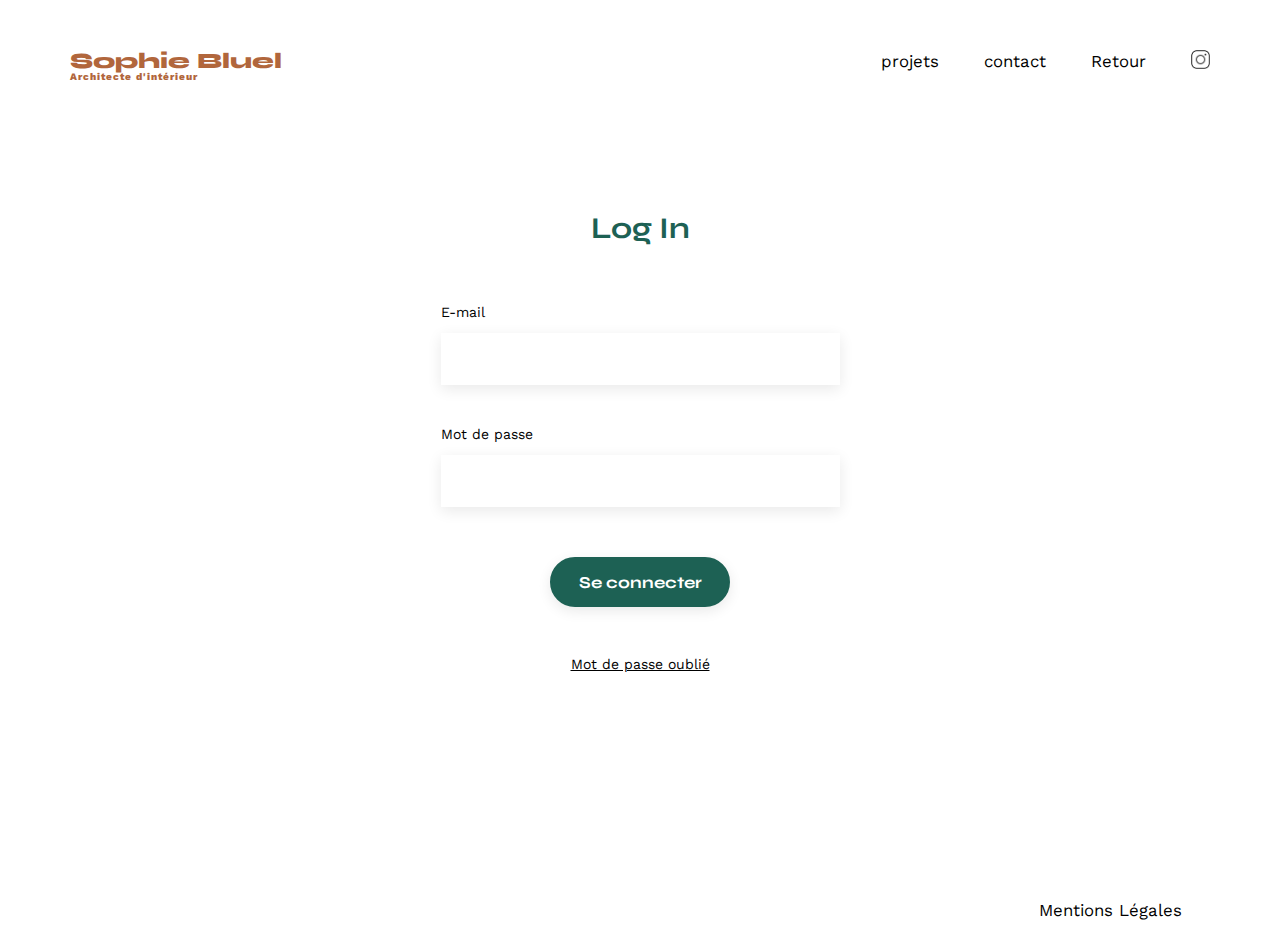
<file: FrontEnd/login.html>
<!DOCTYPE html>
<html lang="fr">
<head>
	<meta charset="UTF-8">
	<title>Sophie Bluel - Architecte d'intérieur</title>
	<meta name="viewport" content="width=device-width, initial-scale=1.0">
	<link rel="preconnect" href="https://fonts.googleapis.com">
	<link rel="preconnect" href="https://fonts.gstatic.com" crossorigin>
	<link href="https://fonts.googleapis.com/css2?family=Syne:wght@700;800&family=Work+Sans&display=swap" rel="stylesheet">
	<meta name="description" content="">
	<link rel="stylesheet" href="./assets/sass/main.css"> 
    <script type="module" src="./assets/script/login.js"></script> 
</head>
<body>
<header>
	<a href="index.html">
		<h1>Sophie Bluel <span>Architecte d'intérieur</span></h1>
	</a>
	<nav>
		<ul>
			<li><a href="#portfolio">projets</a></li>
			<li><a href="#contact">contact</a></li>
			<li><a href="index.html">Retour</a></li>
			<li><a href="https://www.instagram.com" target="_blank"><img src="./assets/icons/instagram.png" alt="Instagram" class="insta"></a></li>
		</ul>
	</nav>
</header>

<main>
    <section class="login">
        <h2>Log In</h2>
		<div class="alreadyLogged__error">
		</div>
        <form action="#" method="get" class="login__form" onsubmit="return false">
            <label for="email">E-mail</label>
            <input type="email" name="email" id="email" required>
            <div class="loginEmail__error">
            </div>
            <label for="password">Mot de passe</label>
            <input type="password" name="password" id="password" required>
            <div class="loginMdp__error">
            </div>
            <input type="submit" value="Se connecter" id="submit">
        </form>
        <a href="">Mot de passe oublié</a>
    </section>
</main>



<footer>
	<nav>
		<ul>
			<li>Mentions Légales</li>
		</ul>
	</nav>
</footer>
</body>
</html>
</file>
<file: FrontEnd/assets/sass/main.css>
/* http://meyerweb.com/eric/tools/css/reset/ !!! v2.0 | 20110126 !!! License: none (public domain) */
html, body, div, span, applet, object, iframe,
h1, h2, h3, h4, h5, h6, p, blockquote, pre,
a, abbr, acronym, address, big, cite, code,
del, dfn, em, img, ins, kbd, q, s, samp,
small, strike, strong, sub, sup, tt, var,
b, u, i, center,
dl, dt, dd, ol, ul, li,
fieldset, form, label, legend,
table, caption, tbody, tfoot, thead, tr, th, td,
article, aside, canvas, details, embed,
figure, figcaption, footer, header, hgroup,
menu, nav, output, ruby, section, summary,
time, mark, audio, video {
  margin: 0;
  padding: 0;
  border: 0;
  font-size: 100%;
  font: inherit;
  vertical-align: baseline;
}

/* HTML5 display-role reset for older browsers */
article, aside, details, figcaption, figure, footer, header, hgroup, menu, nav, section {
  display: block;
}

body {
  line-height: 1;
}

ol, ul {
  list-style: none;
}

blockquote, q {
  quotes: none;
}

blockquote:before, blockquote:after, q:before, q:after {
  content: "";
  content: none;
}

table {
  border-collapse: collapse;
  border-spacing: 0;
}

/** end reset css**/
body {
  max-width: 1140px;
  margin: auto;
  font-family: "Work Sans";
  font-size: 14px;
}

section {
  margin: 50px 0;
}

h1 {
  display: flex;
  flex-direction: column;
  font-family: "Syne";
  font-size: 22px;
  font-weight: 800;
  color: #B1663C;
}

h1 > span {
  font-family: "Work Sans";
  font-size: 10px;
  letter-spacing: 0.1em;
}

h2 {
  font-family: "Syne";
  font-weight: 700;
  font-size: 30px;
  color: #1D6154;
}

nav ul {
  display: flex;
  align-items: center;
  list-style-type: none;
}

nav li {
  padding: 0 0 0 45px;
  font-size: 1.2em;
  text-decoration: none;
}

li:hover {
  color: #B1663C;
}

#introduction {
  display: flex;
  align-items: center;
}

#introduction figure {
  flex: 1;
}

#introduction img {
  display: block;
  margin: auto;
  width: 80%;
}

#introduction article {
  flex: 1;
}

#introduction h2 {
  margin-bottom: 1em;
}

#introduction p {
  margin-bottom: 0.5em;
}

#portfolio h2 {
  text-align: center;
  margin-right: 1em;
}

.gallery {
  width: 100%;
  display: grid;
  grid-template-columns: 1fr 1fr 1fr;
  grid-column-gap: 20px;
  grid-row-gap: 20px;
  margin-top: 40px;
}

.gallery img {
  width: 100%;
}

/* ANIM */
html {
  scroll-behavior: smooth;
}

.filter__btn:hover, .btn-admin:hover {
  color: white;
  background-color: #1D6154;
  transform: scale(1.05);
}

.admin__rod button:hover {
  background-color: #1D6154;
  color: white;
}

.login__form input[type=submit]:hover {
  color: #1D6154;
  background-color: white;
  transform: scale(1.05);
}

.login a:hover {
  color: #B1663C;
}

/* MODALE GALERIE PHOTO  */
.modale[aria-hidden=true] {
  animation-name: fadeOff;
}

.modale[aria-hidden=true] .modale-wrapper {
  animation-name: slideFromBottom;
}

@keyframes fadeIn {
  from {
    opacity: 0;
  }
  to {
    opacity: 1;
  }
}
@keyframes slideFromTop {
  from {
    transform: translateY(-75px);
  }
  to {
    transform: translateY(0px);
  }
}
@keyframes fadeOff {
  from {
    opacity: 1;
  }
  to {
    opacity: 0;
  }
}
@keyframes slideFromBottom {
  from {
    transform: translateY(0px);
  }
  to {
    transform: translateY(75px);
  }
}
.modale .js-modale-projet:hover {
  color: #1D6154;
  background-color: white;
  transform: scale(1.05);
}

/* MODALE AJOUT PROJET  */
.modale-projet[aria-hidden=true] .modale-wrapper {
  animation-name: slideFromBottom;
}

@keyframes fadeIn {
  from {
    opacity: 0;
  }
  to {
    opacity: 1;
  }
}
@keyframes slideFromTop {
  from {
    transform: translateY(-75px);
  }
  to {
    transform: translateY(0px);
  }
}
@keyframes fadeOff {
  from {
    opacity: 1;
  }
  to {
    opacity: 0;
  }
}
@keyframes slideFromBottom {
  from {
    transform: translateY(0px);
  }
  to {
    transform: translateY(75px);
  }
}
.form-group-photo label:hover {
  background-color: #306685;
  color: white;
}

.modale-projet-form input[type=submit]:hover {
  color: #1D6154;
  background-color: white;
  transform: scale(1.05);
  cursor: pointer;
}

.admin__rod {
  position: fixed;
  right: 0;
  top: 0;
  display: flex;
  justify-content: center;
  align-items: center;
  width: 100%;
  height: 40px;
  background-color: black;
}

.admin__rod button {
  font-family: "work sans";
  font-weight: 550;
  background-color: white;
  border-radius: 60px;
  padding: 5px 15px;
  margin: 0 25px;
  border: none;
  transition: all 0.2s ease;
}

.admin__modifer {
  display: flex;
  -moz-column-gap: 5px;
       column-gap: 5px;
  color: black;
}

.admin__rod .admin__modifer {
  color: white;
}

.portfolio-title {
  display: flex;
  justify-content: center;
  align-items: center;
}

/* MODALE  GALERIE PHOTO*/
.modale {
  position: fixed;
  top: 0;
  left: 0;
  display: flex;
  align-items: center;
  justify-content: center;
  width: 100%;
  height: 100%;
  background-color: rgba(0, 0, 0, 0.7);
  animation: fadeIn 0.2s both;
}

.modale-wrapper {
  display: flex;
  flex-direction: column;
  overflow: auto;
  max-width: calc(98vh - 20px);
  max-height: calc(98vh - 20px);
  width: 630px;
  height: 688px;
  padding: 30px 30px 0 30px;
  background-color: white;
  border-radius: 10px;
  animation: slideFromTop 0.2s both;
}

.js-modale-close {
  display: flex;
  justify-content: flex-end;
}

.modale-wrapper h2 {
  display: flex;
  justify-content: center;
  margin: 20px 0 35px 0;
}

.btn-admin {
  display: flex;
  justify-content: center;
  width: 300px;
  margin: 0px auto 20px auto;
}

.btn-clear-admin {
  display: flex;
  justify-content: center;
  color: #D65353;
  margin-bottom: 30px;
}

.js-admin-projets::after {
  display: flex;
  content: " ";
  border-top: 1px solid #838383;
  height: 1px;
  width: 100%;
  margin: 15px auto;
}

.js-admin-projets {
  width: 550px;
  margin: 10px auto;
  display: flex;
  flex-wrap: wrap;
}

.gallery__item-modale {
  display: flex;
  flex-direction: column;
  margin: 0 5px;
  width: 95px;
}

.gallery__item-modale img {
  width: 95px;
  height: 120px;
  -o-object-fit: cover;
     object-fit: cover;
  margin-bottom: 5px;
}

.fa-trash-alt:before, .fa-trash-can:before {
  color: white;
  background-color: black;
  padding: 5px;
  border-radius: 20%;
}

.gallery__item-modale p {
  position: relative;
  bottom: 116px;
  left: 68px;
  width: 30px;
  height: 30px;
  cursor: pointer;
}

.gallery__item-modale a {
  position: relative;
  bottom: 15px;
}

.modale .js-modale-projet {
  display: flex;
  justify-content: center;
  align-items: center;
  font-family: "Syne";
  font-weight: 700;
  color: white;
  background-color: #1D6154;
  border: 2px solid #1D6154;
  margin: 0 auto 30px auto;
  height: 50px;
  width: 250px;
  border-radius: 60px;
  transition: all 0.5s ease;
}

/* MODALE AJOUT PROJET */
.modale-projet {
  position: fixed;
  top: 0;
  left: 0;
  display: flex;
  align-items: center;
  justify-content: center;
  width: 100%;
  height: 100%;
  /*background-color: rgba(0, 0, 0, 0.7);*/
  animation: fadeIn 0.4s both;
}

.modale-projet-logo {
  display: flex;
  justify-content: space-between;
  align-items: center;
}

.fa-xmark {
  font-size: 25px;
}

.fa-arrow-left {
  font-size: 25px;
}

#contact {
  width: 50%;
  margin: auto;
}

#contact > * {
  text-align: center;
}

#contact h2 {
  margin-bottom: 20px;
}

#contact form {
  text-align: left;
  margin-top: 30px;
  display: flex;
  flex-direction: column;
}

#contact input {
  height: 50px;
  font-size: 1.2em;
  border: none;
  box-shadow: 0px 4px 14px rgba(0, 0, 0, 0.09);
}

#contact label {
  margin: 2em 0 1em 0;
}

#contact textarea {
  border: none;
  box-shadow: 0px 4px 14px rgba(0, 0, 0, 0.09);
}

#contact input[type=submit] {
  font-family: "Syne";
  font-weight: 700;
  color: white;
  background-color: #1D6154;
  margin: 2em auto;
  width: 180px;
  text-align: center;
  border-radius: 60px;
}

.formContactError {
  color: red;
  text-align: center;
  padding-top: 10px;
}

.messageContainer {
  color: green;
  text-align: center;
}

.login__form {
  display: flex;
  flex-direction: column;
  margin-top: 20px;
  width: 35%;
}

.login__form input {
  height: 50px;
  font-size: 1.2em;
  border: none;
  box-shadow: 0px 4px 14px rgba(0, 0, 0, 0.09);
}

.login__form label {
  margin: 3em 0 1em 0;
}

.login__form textarea {
  box-shadow: 0px 4px 14px rgba(0, 0, 0, 0.09);
}

.login__form input[type=submit] {
  font-family: "Syne";
  font-weight: 700;
  color: white;
  background-color: #1D6154;
  border: 2px solid #1D6154;
  margin: 3em auto;
  width: 180px;
  text-align: center;
  border-radius: 60px;
  transition: all 0.5s ease;
}

.modale-projet-form {
  display: flex;
  flex-direction: column;
  align-items: center;
}

.form-group-photo {
  display: flex;
  flex-direction: column;
  justify-content: center;
  align-items: center;
  background-color: #E8F1F7;
  width: 500px;
  height: 200px;
  border-radius: 10px;
}

.form-group-photo i {
  color: #306685;
  font-size: 90px;
  font-weight: 100;
  margin: 20px;
  margin-top: -25px;
}

.form-group-photo input {
  display: none;
}

.form-group-photo label {
  font-family: "work sans";
  display: flex;
  justify-content: center;
  align-items: center;
  width: 200px;
  height: 40px;
  background-color: #CBD6DC;
  color: #306685;
  border-radius: 50px;
  cursor: pointer;
  margin-top: -10px;
}

.form-group-photo::after {
  content: "jpg, png : 4mo max";
  position: absolute;
  top: 315px;
}

.form-group-photo.hide-after::after {
  display: none;
}

.form-group-title {
  display: flex;
  flex-direction: column;
  width: 500px;
}

.form-group-title input {
  height: 50px;
  font-size: 1.2em;
  border: none;
  box-shadow: 0px 4px 14px rgba(0, 0, 0, 0.09);
}

.form-group-title label {
  margin: 3em 0 1em 0;
}

.form-group-id {
  display: flex;
  flex-direction: column;
  width: 500px;
}

.form-group-id select {
  height: 50px;
  font-size: 1.2em;
  border: none;
  box-shadow: 0px 4px 14px rgba(0, 0, 0, 0.09);
}

.form-group-id label {
  margin: 3em 0 1em 0;
}

.modale-projet-form input[type=submit] {
  font-family: "Syne";
  font-weight: 700;
  color: white;
  background-color: #838383;
  border: 2px solid #838383;
  margin: 65px 0 20px 0;
  height: 40px;
  width: 250px;
  text-align: center;
  border-radius: 60px;
  transition: all 0.5s ease;
}

.modale-projet-form::after {
  content: " ";
  border-top: 1px solid #838383;
  height: 1px;
  width: 73%;
  margin: 15px auto;
  position: absolute;
  bottom: 90px;
}

.js-image-preview {
  width: 140px;
  height: 200px;
}

header {
  display: flex;
  justify-content: space-between;
  margin: 50px 0;
}

footer nav ul {
  display: flex;
  justify-content: flex-end;
  margin: 2em;
}

.error {
  grid-column: 2;
  margin: 30px 0;
  text-align: center;
  font-size: 1rem;
}

.filters {
  display: flex;
  justify-content: center;
  margin: 40px 0 0 0;
}

.filter__btn, .btn-admin {
  font-family: "Syne";
  padding: 10px 20px;
  margin: 0 15px;
  border: 1px solid #1D6154;
  border-radius: 25px;
  color: #1D6154;
  background-color: white;
  font-size: 16px;
  font-weight: 700;
  cursor: pointer;
  transition: all 0.5s ease;
}

.filter__btn--active, .btn-admin {
  color: white;
  background-color: #1D6154;
}

.insta {
  width: 19px;
  height: 19px;
}

a {
  text-decoration: none;
  color: black;
}

.login {
  display: flex;
  flex-direction: column;
  justify-content: center;
  align-items: center;
  height: 80vh;
}

.login a {
  text-decoration: underline;
  margin-bottom: 100px;
}/*# sourceMappingURL=main.css.map */
</file>
